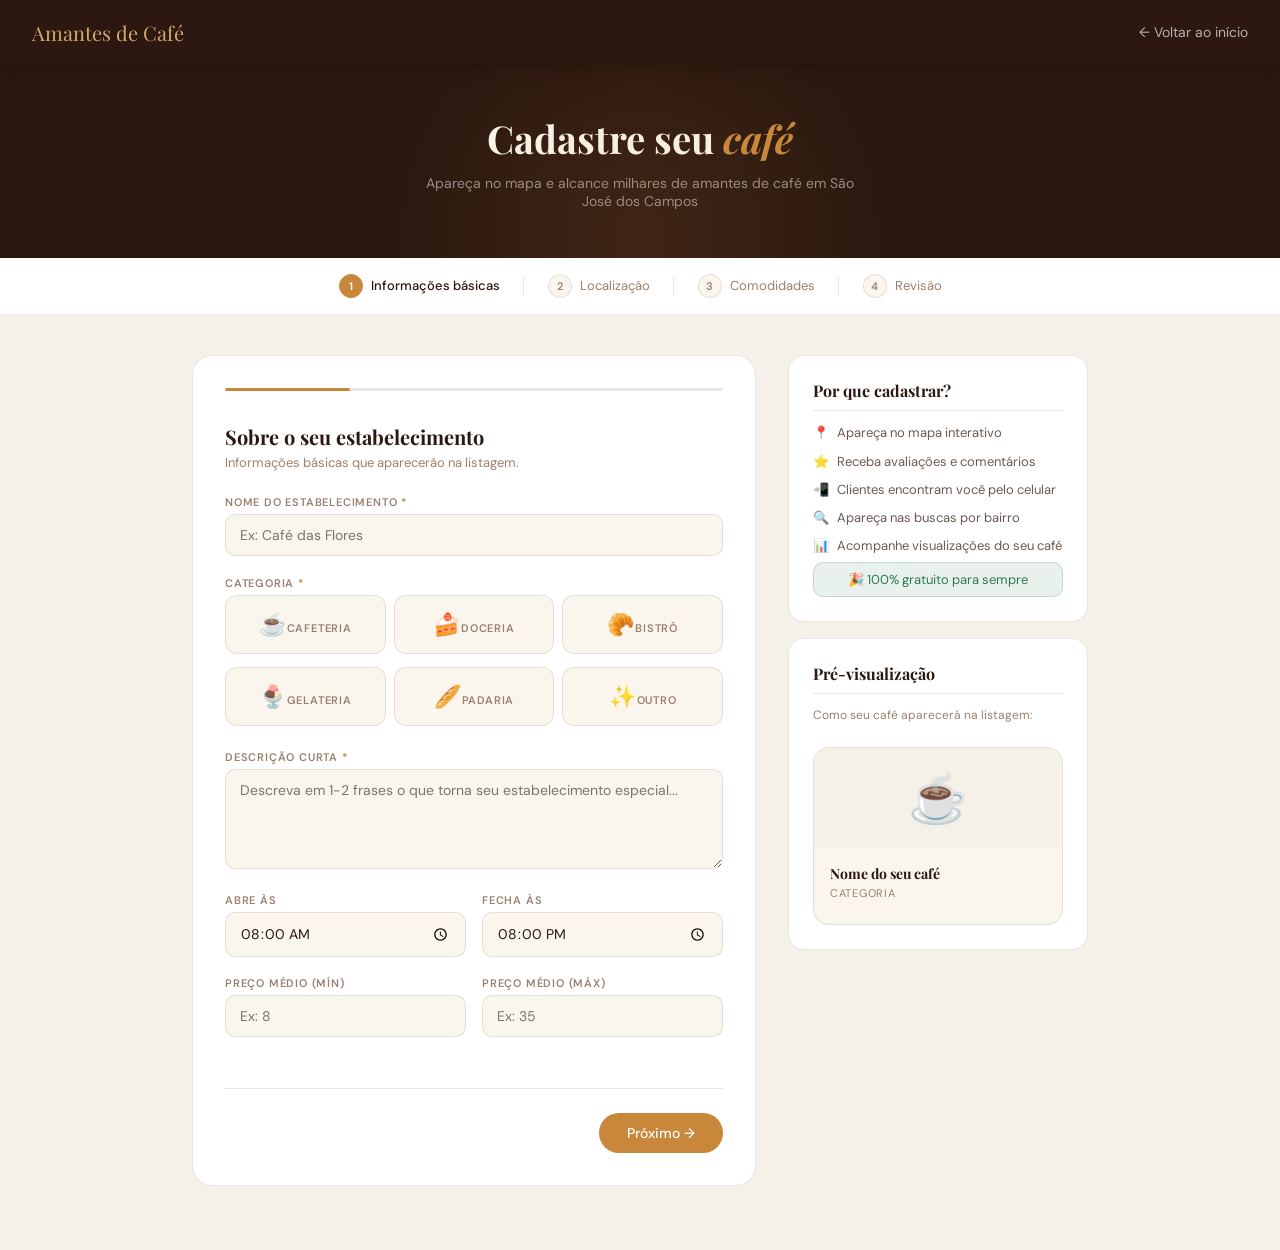
<file: cadastro.html>
<!DOCTYPE html>
<html lang="pt-BR">

<head>
  <meta charset="UTF-8" />
  <meta name="viewport" content="width=device-width, initial-scale=1.0" />
  <title>Amantes de Café — Cadastrar Café</title>
  <link rel="stylesheet" href="css/cadastro.css" />
  <link
    href="https://fonts.googleapis.com/css2?family=Playfair+Display:ital,wght@0,400;0,700;1,400&family=DM+Sans:wght@300;400;500&display=swap"
    rel="stylesheet" />
</head>

<body>

  <header>
    <a href="index.php" class="logo">Amantes de Café</a>
    <a href="index.php" class="btn-back">← Voltar ao início</a>
  </header>

  <div class="page-hero">
    <h1>Cadastre seu <em>café</em></h1>
    <p>Apareça no mapa e alcance milhares de amantes de café em São José dos Campos</p>
  </div>

  <!-- STEPS -->
  <div class="steps-bar">
    <div class="step active" id="step1-tab">
      <div class="step-num">1</div> Informações básicas
    </div>
    <div class="step" id="step2-tab">
      <div class="step-num">2</div> Localização
    </div>
    <div class="step" id="step3-tab">
      <div class="step-num">3</div> Comodidades
    </div>
    <div class="step" id="step4-tab">
      <div class="step-num">4</div> Revisão
    </div>
  </div>

  <div class="page-layout">
    <div>
      <!-- CARD DO FORMULÁRIO -->
      <div class="form-card">

        <div class="progress-bar">
          <div class="progress-fill" id="progressFill" style="width:25%"></div>
        </div>

        <!-- ══ STEP 1: Básico ══ -->
        <div class="form-section active" id="sec1">
          <div class="section-head">
            <h2>Sobre o seu estabelecimento</h2>
            <p>Informações básicas que aparecerão na listagem.</p>
          </div>

          <div class="form-group">
            <label>Nome do estabelecimento <span>*</span></label>
            <input type="text" id="fNome" placeholder="Ex: Café das Flores" maxlength="60"
              oninput="atualizarPreview()" />
          </div>

          <div class="form-group">
            <label>Categoria <span>*</span></label>
            <div class="cat-grid">
              <div><input class="cat-opt" type="radio" name="categoria" id="c1" value="cafe"
                  onchange="atualizarPreview()" /><label class="cat-label" for="c1"><span>☕</span>Cafeteria</label>
              </div>
              <div><input class="cat-opt" type="radio" name="categoria" id="c2" value="doceria"
                  onchange="atualizarPreview()" /><label class="cat-label" for="c2"><span>🍰</span>Doceria</label></div>
              <div><input class="cat-opt" type="radio" name="categoria" id="c3" value="bistro"
                  onchange="atualizarPreview()" /><label class="cat-label" for="c3"><span>🥐</span>Bistrô</label></div>
              <div><input class="cat-opt" type="radio" name="categoria" id="c4" value="gelato"
                  onchange="atualizarPreview()" /><label class="cat-label" for="c4"><span>🍨</span>Gelateria</label>
              </div>
              <div><input class="cat-opt" type="radio" name="categoria" id="c5" value="padaria"
                  onchange="atualizarPreview()" /><label class="cat-label" for="c5"><span>🥖</span>Padaria</label></div>
              <div><input class="cat-opt" type="radio" name="categoria" id="c6" value="outro"
                  onchange="atualizarPreview()" /><label class="cat-label" for="c6"><span>✨</span>Outro</label></div>
            </div>
          </div>

          <div class="form-group">
            <label>Descrição curta <span>*</span></label>
            <textarea id="fDesc" placeholder="Descreva em 1-2 frases o que torna seu estabelecimento especial..."
              maxlength="200" oninput="atualizarPreview()"></textarea>
          </div>

          <div class="form-row">
            <div class="form-group">
              <label>Abre às</label>
              <input type="time" id="fAbre" value="08:00" />
            </div>
            <div class="form-group">
              <label>Fecha às</label>
              <input type="time" id="fFecha" value="20:00" />
            </div>
          </div>

          <div class="form-row">
            <div class="form-group">
              <label>Preço médio (mín)</label>
              <input type="number" id="fPrecoMin" placeholder="Ex: 8" min="0" />
            </div>
            <div class="form-group">
              <label>Preço médio (máx)</label>
              <input type="number" id="fPrecoMax" placeholder="Ex: 35" min="0" />
            </div>
          </div>

          <div class="form-nav">
            <div></div>
            <button class="btn-next" onclick="irStep(2)">Próximo →</button>
          </div>
        </div>

        <!-- ══ STEP 2: Localização ══ -->
        <div class="form-section" id="sec2">
          <div class="section-head">
            <h2>Onde vocês estão?</h2>
            <p>Endereço e contato do estabelecimento.</p>
          </div>

          <div class="form-group">
            <label>Endereço completo <span>*</span></label>
            <input type="text" id="fEndereco" placeholder="Rua, número — bairro" />
          </div>

          <div class="form-row">
            <div class="form-group">
              <label>Bairro <span>*</span></label>
              <input type="text" id="fBairro" placeholder="Ex: Centro" />
            </div>
            <div class="form-group">
              <label>CEP</label>
              <input type="text" id="fCEP" placeholder="00000-000" maxlength="9" oninput="mascararCEP(this)" />
            </div>
          </div>

          <div class="form-group">
            <label>WhatsApp / Telefone</label>
            <input type="tel" id="fTelefone" placeholder="(12) 99999-9999" maxlength="15" oninput="mascararTel(this)" />
          </div>

          <div class="form-group">
            <label>Instagram</label>
            <input type="text" id="fInstagram" placeholder="@seucafe" />
          </div>

          <div class="form-group">
            <label>Site / Link do cardápio</label>
            <input type="url" id="fSite" placeholder="https://..." />
          </div>

          <div class="form-nav">
            <button class="btn-prev" onclick="irStep(1)">← Anterior</button>
            <button class="btn-next" onclick="irStep(3)">Próximo →</button>
          </div>
        </div>

        <!-- ══ STEP 3: Comodidades ══ -->
        <div class="form-section" id="sec3">
          <div class="section-head">
            <h2>Comodidades &amp; destaques</h2>
            <p>Selecione tudo que se aplica ao seu estabelecimento.</p>
          </div>

          <div class="form-group">
            <label>O que você oferece?</label>
            <div class="tags-grid" id="tagsGrid">
              <!-- gerado via JS -->
            </div>
          </div>

          <div class="form-group" style="margin-top:1.5rem">
            <label>Dias de funcionamento</label>
            <div class="tags-grid" id="diasGrid">
              <!-- gerado via JS -->
            </div>
          </div>

          <div class="form-nav">
            <button class="btn-prev" onclick="irStep(2)">← Anterior</button>
            <button class="btn-next" onclick="irStep(4)">Próximo →</button>
          </div>
        </div>

        <!-- ══ STEP 4: Revisão ══ -->
        <div class="form-section" id="sec4">
          <div class="section-head">
            <h2>Confirme as informações</h2>
            <p>Revise os dados antes de enviar o cadastro.</p>
          </div>

          <div id="resumo"
            style="background:var(--foam);border:1px solid var(--border);border-radius:14px;padding:1.5rem;font-size:14px;line-height:1.8;">
          </div>

          <div
            style="margin-top:1.2rem;padding:1rem;background:rgba(45,122,79,.06);border:1px solid rgba(45,122,79,.15);border-radius:10px;font-size:13px;color:#2D7A4F">
            ✅ Ao enviar, você confirma que as informações são verdadeiras e autoriza a exibição no Amantes de Café.
          </div>

          <div class="form-nav">
            <button class="btn-prev" onclick="irStep(3)">← Anterior</button>
            <button class="btn-next" onclick="enviarCadastro()" style="background:#2D7A4F">Enviar cadastro ✓</button>
          </div>
        </div>

        <!-- ══ SUCESSO ══ -->
        <div class="success-screen" id="successScreen">
          <div class="success-icon">☕</div>
          <h2>Cadastro enviado!</h2>
          <p>
            Obrigado por fazer parte do Amantes de Café!<br>
            Seu estabelecimento será analisado e aparecerá no mapa em breve.<br><br>
            <strong>Em um projeto real:</strong> os dados seriam salvos em um banco de dados e enviados por e-mail para
            aprovação.
          </p>
          <a href="index.php" class="btn-home">Voltar ao início</a>
        </div>

      </div><!-- /form-card -->
    </div>

    <!-- SIDEBAR -->
    <div class="sidebar-info">
      <div class="info-box">
        <h3>Por que cadastrar?</h3>
        <ul class="info-list">
          <li><span>📍</span><span>Apareça no mapa interativo</span></li>
          <li><span>⭐</span><span>Receba avaliações e comentários</span></li>
          <li><span>📲</span><span>Clientes encontram você pelo celular</span></li>
          <li><span>🔍</span><span>Apareça nas buscas por bairro</span></li>
          <li><span>📊</span><span>Acompanhe visualizações do seu café</span></li>
        </ul>
        <div class="free-badge">🎉 100% gratuito para sempre</div>
      </div>

      <div class="info-box">
        <h3>Pré-visualização</h3>
        <p style="font-size:12px;color:var(--muted);margin-bottom:.8rem">Como seu café aparecerá na listagem:</p>
        <div class="preview-card">
          <div class="preview-img" id="prevImg">☕</div>
          <div class="preview-body">
            <div class="preview-nome" id="prevNome">Nome do seu café</div>
            <div class="preview-tipo" id="prevTipo">Categoria</div>
            <div class="preview-tags" id="prevTags"></div>
          </div>
        </div>
      </div>
    </div>
  </div>
  <script src="./js/cadastro.js"></script>
</body>

</html>
</file>
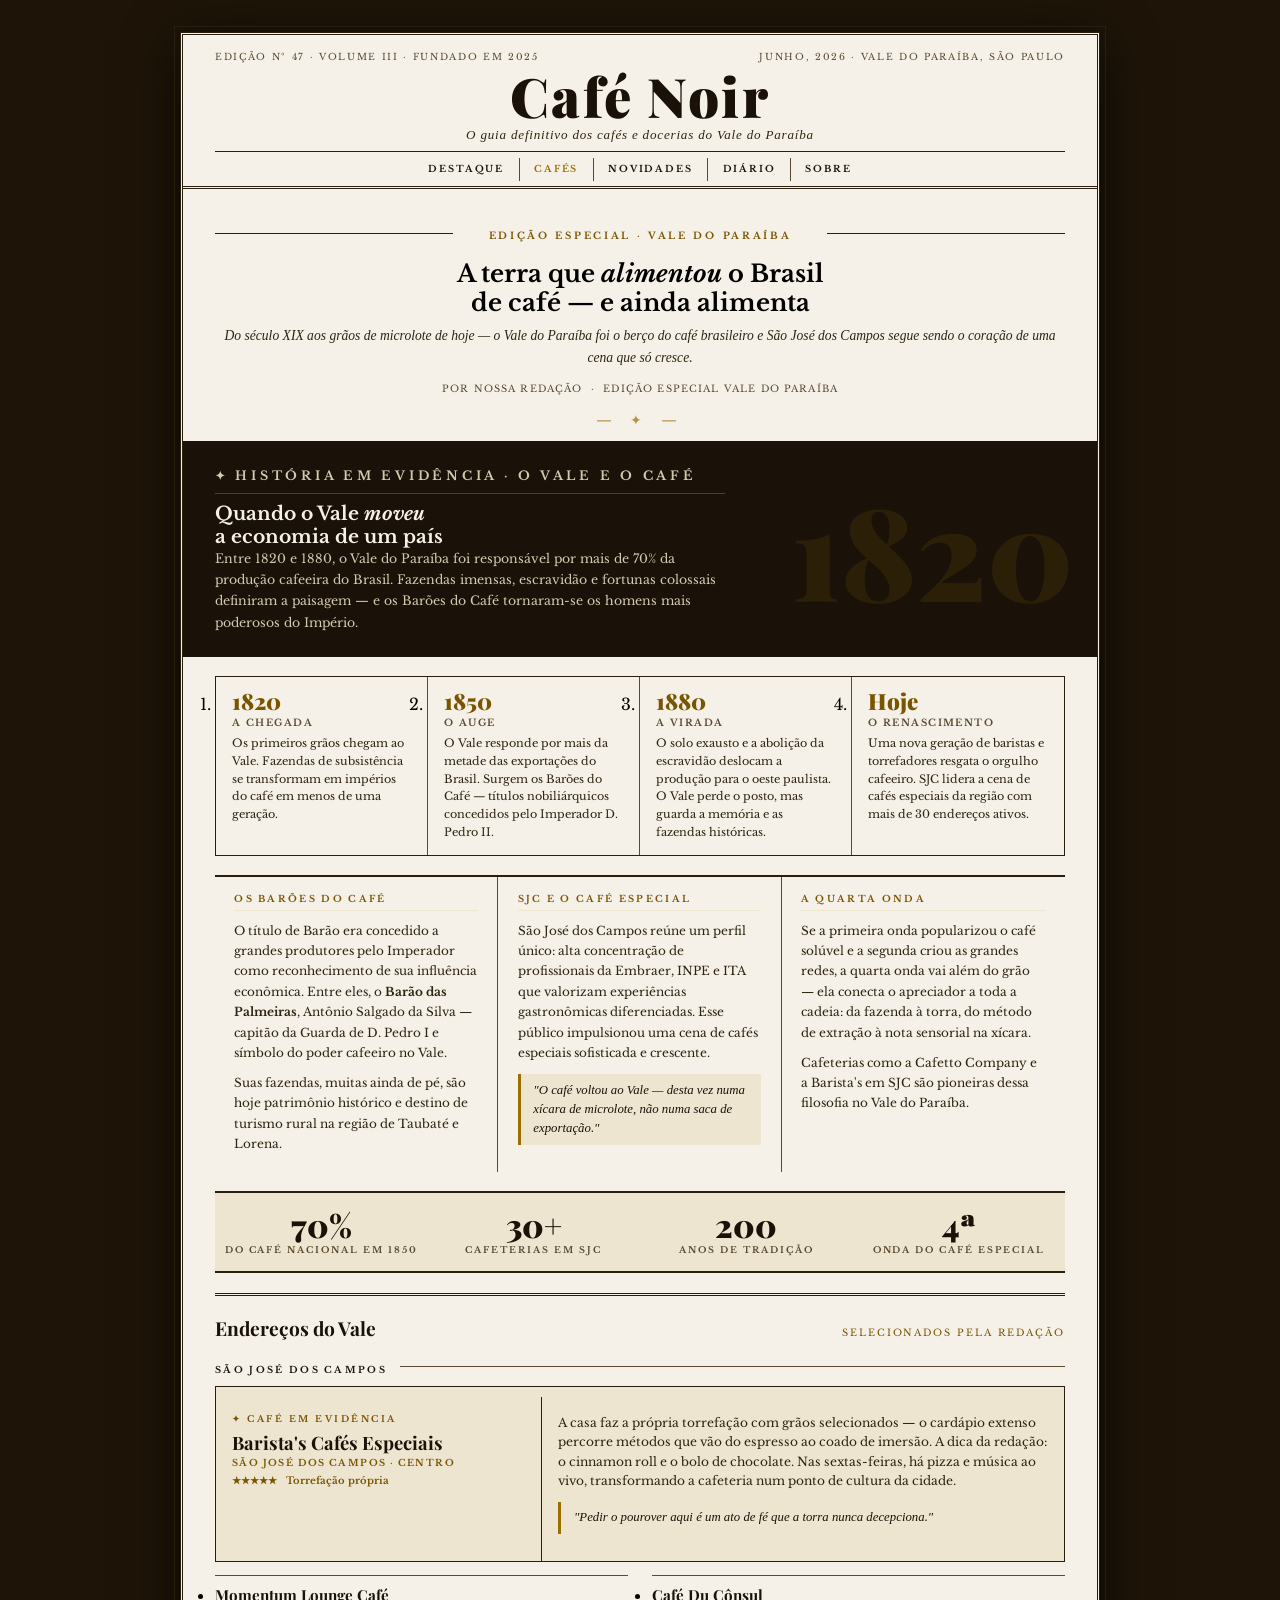
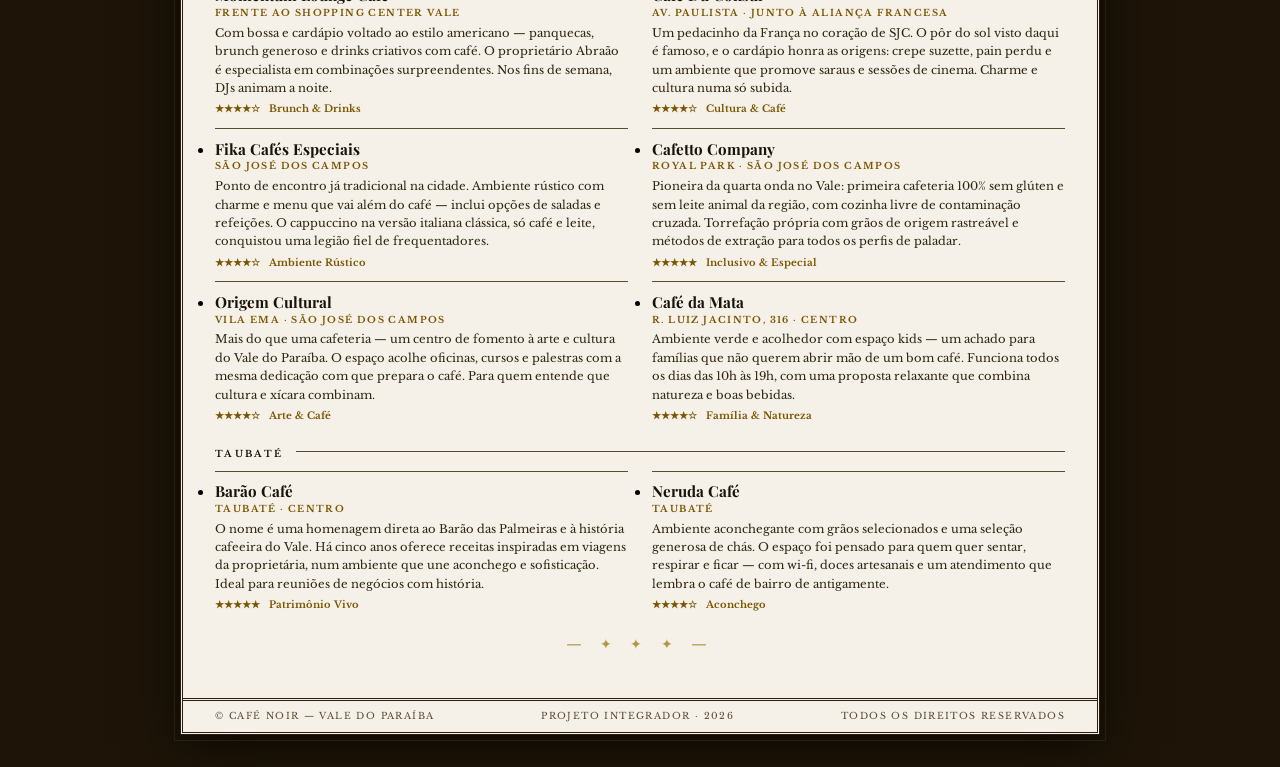
<file: cafe.html>
<!DOCTYPE html>
<html lang="pt-BR" dir="ltr">

<head>
    <meta charset="UTF-8">
    <meta name="viewport" content="width=device-width, initial-scale=1.0">
    <meta name="description" content="Café Noir — O guia definitivo dos cafés e docerias do Vale do Paraíba">
    <title>Café Noir — Vale do Paraíba</title>
    <link
        href="https://fonts.googleapis.com/css2?family=Playfair+Display:ital,wght@0,400;0,700;0,900;1,400;1,700&family=IM+Fell+English:ital@0;1&family=Libre+Baskerville:ital,wght@0,400;0,700;1,400&display=swap"
        rel="stylesheet">
    <style>
        /* ─── RESET ─────────────────────────────────────────────── */
        *,
        *::before,
        *::after {
            box-sizing: border-box;
            margin: 0;
            padding: 0;
        }

        /* ─── TOKENS ─────────────────────────────────────────────── */
        :root {
            --paper: #f5f0e8;
            --paper-dark: #ede5d0;
            --paper-mid: #e8dfc8;
            --ink: #1a1208;
            --ink-mid: #2e2410;
            /* slightly darker for contrast */
            --ink-light: #5a4a30;
            /* slightly darker for contrast */
            --gold: #9a6f00;
            /* darkened from #b8860b for WCAG AA on light bg */
            --gold-dark: #7a5500;
            /* for text on --paper-dark */
            --rule: #2a1f0e;
            --serif: 'Playfair Display', Georgia, serif;
            --body: 'Libre Baskerville', Georgia, serif;
            --fell: 'IM Fell English', Georgia, serif;
            --focus-ring: #0057b7;
            /* high-contrast focus color */
        }

        /* ─── SKIP LINK ───────────────────────────────────────────── */
        .skip-link {
            position: absolute;
            top: -100%;
            left: 0;
            background: var(--focus-ring);
            color: #fff;
            padding: 0.75rem 1.25rem;
            font-family: var(--body);
            font-size: 0.85rem;
            font-weight: 700;
            text-decoration: none;
            z-index: 9999;
            border-radius: 0 0 4px 0;
        }

        .skip-link:focus {
            top: 0;
        }

        /* ─── FOCUS STYLES ────────────────────────────────────────── */
        :focus-visible {
            outline: 3px solid var(--focus-ring);
            outline-offset: 3px;
            border-radius: 2px;
        }

        /* Remove outline for mouse users but keep for keyboard */
        :focus:not(:focus-visible) {
            outline: none;
        }

        /* ─── BASE ───────────────────────────────────────────────── */
        body {
            background: #1e1508;
            display: flex;
            justify-content: center;
            padding: 2rem 1rem;
            font-family: var(--body);
        }

        .newspaper {
            background: var(--paper);
            width: 100%;
            max-width: 920px;
            border: 3px double var(--rule);
            outline: 1px solid var(--rule);
            outline-offset: 5px;
            box-shadow: 0 10px 50px rgba(0, 0, 0, 0.7);
        }

        /* ─── MASTHEAD ───────────────────────────────────────────── */
        .masthead {
            padding: 1rem 2rem 0;
            border-bottom: 3px double var(--rule);
        }

        .masthead-top {
            display: flex;
            flex-wrap: wrap;
            gap: 0.25rem 1rem;
            justify-content: space-between;
            font-size: 0.58rem;
            letter-spacing: 0.18em;
            text-transform: uppercase;
            color: var(--ink-light);
            margin-bottom: 0.4rem;
        }

        .masthead-title {
            text-align: center;
            font-family: var(--serif);
            font-size: clamp(2rem, 7vw, 3.4rem);
            font-weight: 900;
            color: var(--ink);
            line-height: 1;
            letter-spacing: 0.04em;
        }

        .masthead-sub {
            text-align: center;
            font-family: var(--fell);
            font-style: italic;
            font-size: clamp(0.72rem, 2vw, 0.82rem);
            color: var(--ink-mid);
            letter-spacing: 0.06em;
            margin: 0.2rem 0 0.5rem;
        }

        /* ─── NAV ────────────────────────────────────────────────── */
        .nav-bar {
            display: flex;
            justify-content: center;
            flex-wrap: wrap;
            border-top: 1.5px solid var(--rule);
            padding: 0.35rem 0;
            overflow-x: auto;
            -webkit-overflow-scrolling: touch;
            scrollbar-width: none;
        }

        .nav-bar::-webkit-scrollbar {
            display: none;
        }

        .nav-bar a {
            font-size: 0.58rem;
            letter-spacing: 0.2em;
            text-transform: uppercase;
            color: var(--ink);
            text-decoration: none;
            padding: 0.35rem 0.9rem;
            border-right: 1px solid var(--ink-light);
            font-weight: 700;
            white-space: nowrap;
        }

        .nav-bar a:last-child {
            border-right: none;
        }

        .nav-bar a[aria-current="page"] {
            color: var(--gold);
        }

        /* ─── PAGE ───────────────────────────────────────────────── */
        .page {
            padding: 1.5rem 2rem 2rem;
        }

        /* ─── ORNAMENTS & RULES ──────────────────────────────────── */
        .orn {
            text-align: center;
            color: var(--gold);
            font-size: 0.9rem;
            letter-spacing: 0.5em;
            opacity: 0.7;
            margin: 0.8rem 0;
        }

        .rule-full {
            border: none;
            border-top: 1px solid var(--ink-light);
            margin: 1rem 0;
        }

        .rule-double {
            border: none;
            border-top: 3px double var(--rule);
            margin: 1.2rem 0;
        }

        .section-tag {
            text-align: center;
            position: relative;
            margin: 0.5rem 0 1rem;
        }

        .section-tag::before,
        .section-tag::after {
            content: '';
            position: absolute;
            top: 50%;
            width: 28%;
            height: 1px;
            background: var(--rule);
        }

        .section-tag::before {
            left: 0;
        }

        .section-tag::after {
            right: 0;
        }

        .section-tag span {
            background: var(--paper);
            padding: 0 1rem;
            font-size: 0.6rem;
            letter-spacing: 0.28em;
            text-transform: uppercase;
            color: var(--gold-dark);
            font-weight: 700;
            position: relative;
            z-index: 1;
        }

        /* ─── HEADLINE ───────────────────────────────────────────── */
        .headline-block {
            text-align: center;
            margin-bottom: 0.5rem;
        }

        .headline-block h1 {
            font-family: var(--serif);
            font-size: clamp(1.6rem, 5vw, 2.6rem);
            font-weight: 900;
            color: var(--ink);
            line-height: 1.1;
        }

        .headline-block h1 em {
            color: var(--gold-dark);
            font-style: italic;
        }

        .deck {
            font-family: var(--fell);
            font-style: italic;
            font-size: clamp(0.78rem, 2vw, 0.85rem);
            color: var(--ink-mid);
            text-align: center;
            line-height: 1.65;
            margin: 0.4rem 0 0.8rem;
        }

        .byline {
            font-size: 0.6rem;
            letter-spacing: 0.12em;
            text-transform: uppercase;
            color: var(--ink-light);
            text-align: center;
            margin-bottom: 1rem;
        }

        /* ─── HISTÓRIA BANNER ────────────────────────────────────── */
        .historia-banner {
            background: var(--ink);
            color: var(--paper);
            padding: 1.5rem 2rem;
            margin: 0 -2rem;
            position: relative;
            overflow: hidden;
        }

        .historia-banner::before {
            content: '1820';
            position: absolute;
            right: 1.5rem;
            top: 50%;
            transform: translateY(-50%);
            font-family: var(--serif);
            font-size: clamp(4rem, 12vw, 8rem);
            font-weight: 900;
            color: rgba(184, 134, 11, 0.12);
            line-height: 1;
            pointer-events: none;
            aria-hidden: true;
        }

        .historia-banner-label {
            font-size: 0.6rem;
            letter-spacing: 0.3em;
            text-transform: uppercase;
            color: #d4a017;
            /* gold on dark — AA contrast */
            font-weight: 700;
            margin-bottom: 0.5rem;
            border-bottom: 1px solid rgba(184, 134, 11, 0.4);
            padding-bottom: 0.4rem;
        }

        .historia-banner h2 {
            font-family: var(--serif);
            font-size: clamp(1.2rem, 4vw, 1.8rem);
            font-weight: 900;
            color: var(--paper);
            line-height: 1.1;
            margin-bottom: 0.5rem;
        }

        .historia-banner h2 em {
            color: #d4a017;
            font-style: italic;
        }

        .historia-banner p {
            font-size: clamp(0.72rem, 2vw, 0.78rem);
            line-height: 1.7;
            color: #d4c9b0;
            max-width: 60%;
        }

        /* ─── TIMELINE ───────────────────────────────────────────── */
        .timeline {
            display: grid;
            grid-template-columns: repeat(4, 1fr);
            gap: 0;
            border: 1px solid var(--rule);
            margin: 1.2rem 0;
        }

        .tl-item {
            padding: 0.8rem 1rem;
            border-right: 1px solid var(--ink-light);
            position: relative;
        }

        .tl-item:last-child {
            border-right: none;
        }

        .tl-year {
            font-family: var(--serif);
            font-size: clamp(1.1rem, 3vw, 1.4rem);
            font-weight: 900;
            color: var(--gold-dark);
            line-height: 1;
            margin-bottom: 0.3rem;
        }

        .tl-label {
            font-size: 0.6rem;
            letter-spacing: 0.15em;
            text-transform: uppercase;
            color: var(--ink-light);
            font-weight: 700;
            margin-bottom: 0.35rem;
        }

        .tl-desc {
            font-size: 0.7rem;
            line-height: 1.6;
            color: var(--ink-mid);
        }

        /* ─── 3 COLUNAS ──────────────────────────────────────────── */
        .cols-3 {
            display: grid;
            grid-template-columns: repeat(3, 1fr);
            gap: 0;
            border-top: 2px solid var(--rule);
        }

        .col {
            padding: 1rem 1.2rem;
            border-right: 1px solid var(--ink-light);
        }

        .col:last-child {
            border-right: none;
        }

        .col-label {
            font-size: 0.58rem;
            letter-spacing: 0.25em;
            text-transform: uppercase;
            color: var(--gold-dark);
            font-weight: 700;
            margin-bottom: 0.6rem;
            padding-bottom: 0.3rem;
            border-bottom: 1px solid var(--paper-dark);
        }

        .col p {
            font-size: 0.75rem;
            line-height: 1.7;
            color: var(--ink-mid);
            margin-bottom: 0.6rem;
        }

        .col p:last-child {
            margin-bottom: 0;
        }

        .pull-quote {
            border-left: 3px solid var(--gold);
            margin: 0.7rem 0;
            padding: 0.4rem 0.8rem;
            background: var(--paper-dark);
        }

        .pull-quote p {
            font-family: var(--fell);
            font-style: italic;
            font-size: 0.8rem;
            color: var(--ink);
            line-height: 1.5;
            margin: 0;
        }

        /* ─── STATS ──────────────────────────────────────────────── */
        .stats-bar {
            display: flex;
            flex-wrap: wrap;
            justify-content: space-around;
            gap: 1rem;
            border-top: 2px solid var(--rule);
            border-bottom: 2px solid var(--rule);
            padding: 1rem 0.5rem;
            margin: 1.2rem 0;
            background: var(--paper-dark);
        }

        .stat {
            text-align: center;
            flex: 1 1 120px;
        }

        .stat .num {
            font-family: var(--serif);
            font-size: clamp(1.4rem, 4vw, 2rem);
            font-weight: 900;
            color: var(--ink);
            line-height: 1;
        }

        .stat .label {
            font-size: 0.56rem;
            letter-spacing: 0.22em;
            text-transform: uppercase;
            color: var(--ink-light);
            font-weight: 700;
            margin-top: 0.2rem;
        }

        /* ─── CAFÉS HEADER ────────────────────────────────────────── */
        .cafes-header {
            display: flex;
            flex-wrap: wrap;
            gap: 0.25rem 1rem;
            justify-content: space-between;
            align-items: baseline;
            margin-bottom: 0.8rem;
        }

        .cafes-header-title {
            font-family: var(--serif);
            font-size: clamp(1rem, 3vw, 1.2rem);
            font-weight: 700;
            color: var(--ink);
        }

        .cafes-header-sub {
            font-size: 0.6rem;
            letter-spacing: 0.2em;
            text-transform: uppercase;
            color: var(--gold-dark);
        }

        /* ─── CIDADE DIVIDER ──────────────────────────────────────── */
        .cidade-div {
            display: flex;
            align-items: center;
            gap: 0.8rem;
            margin: 1rem 0 0.6rem;
        }

        .cidade-div span {
            font-size: 0.58rem;
            letter-spacing: 0.25em;
            text-transform: uppercase;
            color: var(--ink);
            font-weight: 700;
            white-space: nowrap;
        }

        .cidade-div::after {
            content: '';
            flex: 1;
            height: 1px;
            background: var(--ink-light);
        }

        /* ─── CAFÉ GRID ───────────────────────────────────────────── */
        .cafe-grid {
            display: grid;
            grid-template-columns: repeat(2, 1fr);
            gap: 0.8rem 1.5rem;
        }

        .cafe-item {
            border-top: 1px solid var(--ink-light);
            padding-top: 0.6rem;
        }

        .cafe-nome {
            font-family: var(--serif);
            font-size: clamp(0.85rem, 2.5vw, 0.95rem);
            font-weight: 700;
            color: var(--ink);
        }

        .cafe-bairro {
            font-size: 0.58rem;
            letter-spacing: 0.15em;
            text-transform: uppercase;
            color: var(--gold-dark);
            font-weight: 700;
            margin: 0.1rem 0 0.3rem;
        }

        .cafe-desc {
            font-size: 0.72rem;
            line-height: 1.6;
            color: var(--ink-mid);
            margin-bottom: 0.3rem;
        }

        .cafe-nota {
            font-size: 0.62rem;
            color: var(--gold-dark);
            font-weight: 700;
        }

        /* ─── CAFÉ DESTAQUE ───────────────────────────────────────── */
        .cafe-destaque {
            grid-column: 1 / -1;
            display: grid;
            grid-template-columns: 1fr 1.6fr;
            gap: 0;
            border: 1px solid var(--rule);
            background: var(--paper-dark);
        }

        .cafe-destaque-left {
            padding: 1rem;
            border-right: 1px solid var(--rule);
        }

        .cafe-destaque-right {
            padding: 1rem;
        }

        .cafe-destaque .cafe-destaque-tag {
            font-size: 0.56rem;
            letter-spacing: 0.28em;
            text-transform: uppercase;
            color: var(--gold-dark);
            font-weight: 700;
            margin-bottom: 0.4rem;
        }

        .cafe-destaque .cafe-nome {
            font-size: clamp(0.95rem, 2.5vw, 1.15rem);
            margin-bottom: 0.1rem;
        }

        .cafe-destaque .cafe-desc {
            font-size: 0.76rem;
        }

        /* ─── FOOTER ──────────────────────────────────────────────── */
        .np-footer {
            border-top: 3px double var(--rule);
            padding: 0.6rem 2rem;
            display: flex;
            flex-wrap: wrap;
            gap: 0.25rem 1rem;
            justify-content: space-between;
        }

        .np-footer span {
            font-size: 0.58rem;
            letter-spacing: 0.15em;
            text-transform: uppercase;
            color: var(--ink-light);
        }

        /* ─── REDUCED MOTION ──────────────────────────────────────── */
        @media (prefers-reduced-motion: reduce) {

            *,
            *::before,
            *::after {
                animation-duration: 0.01ms !important;
                transition-duration: 0.01ms !important;
            }
        }

        /* ─── RESPONSIVE: TABLET (≤ 700px) ───────────────────────── */
        @media (max-width: 700px) {
            body {
                padding: 1rem 0.5rem;
            }

            .masthead {
                padding: 0.8rem 1.2rem 0;
            }

            .page {
                padding: 1.2rem 1.2rem 1.5rem;
            }

            .historia-banner {
                margin: 0 -1.2rem;
                padding: 1.2rem 1.2rem;
            }

            .historia-banner p {
                max-width: 100%;
            }

            /* Timeline: 2 colunas */
            .timeline {
                grid-template-columns: repeat(2, 1fr);
            }

            .tl-item:nth-child(2) {
                border-right: none;
            }

            .tl-item:nth-child(3) {
                border-top: 1px solid var(--ink-light);
            }

            .tl-item:nth-child(4) {
                border-top: 1px solid var(--ink-light);
            }

            /* Colunas 3: stack */
            .cols-3 {
                grid-template-columns: 1fr;
            }

            .col {
                border-right: none;
                border-bottom: 1px solid var(--ink-light);
            }

            .col:last-child {
                border-bottom: none;
            }

            /* Café destaque: stack */
            .cafe-destaque {
                grid-template-columns: 1fr;
            }

            .cafe-destaque-left {
                border-right: none;
                border-bottom: 1px solid var(--rule);
            }

            /* Café grid: 1 coluna */
            .cafe-grid {
                grid-template-columns: 1fr;
            }

            .np-footer {
                padding: 0.6rem 1.2rem;
                flex-direction: column;
                gap: 0.2rem;
            }
        }

        /* ─── RESPONSIVE: MOBILE (≤ 480px) ───────────────────────── */
        @media (max-width: 480px) {
            .masthead {
                padding: 0.6rem 1rem 0;
            }

            .page {
                padding: 1rem 1rem 1.2rem;
            }

            .masthead-top {
                flex-direction: column;
                gap: 0.15rem;
                font-size: 0.52rem;
            }

            .nav-bar {
                justify-content: flex-start;
                padding-left: 0.5rem;
                padding-right: 0.5rem;
            }

            .nav-bar a {
                padding: 0.4rem 0.7rem;
                font-size: 0.54rem;
            }

            .historia-banner {
                margin: 0 -1rem;
                padding: 1rem;
            }

            .historia-banner::before {
                display: none;
            }

            /* Timeline: 1 coluna no mobile muito pequeno */
            .timeline {
                grid-template-columns: 1fr;
            }

            .tl-item {
                border-right: none;
                border-bottom: 1px solid var(--ink-light);
            }

            .tl-item:last-child {
                border-bottom: none;
            }

            .tl-item:nth-child(3),
            .tl-item:nth-child(4) {
                border-top: none;
            }

            /* Stats: 2 colunas */
            .stats-bar {
                display: grid;
                grid-template-columns: repeat(2, 1fr);
                gap: 0.8rem;
            }

            .section-tag::before,
            .section-tag::after {
                width: 18%;
            }

            .np-footer {
                padding: 0.6rem 1rem;
            }
        }

        /* ─── HIGH CONTRAST MODE ──────────────────────────────────── */
        @media (forced-colors: active) {
            .newspaper {
                border: 2px solid ButtonText;
            }

            .pull-quote {
                border-left-color: ButtonText;
            }

            .historia-banner {
                forced-color-adjust: none;
                background: Canvas;
                color: CanvasText;
            }
        }
    </style>
</head>

<body>
    <!-- Navegação para usuários de leitores de tela e teclado -->
    <a class="skip-link" href="#conteudo-principal">Pular para o conteúdo principal</a>

    <article class="newspaper" role="main" aria-label="Café Noir — Edição Vale do Paraíba">

        <!-- MASTHEAD -->
        <header role="banner">
            <div class="masthead">
                <div class="masthead-top" aria-label="Informações da edição">
                    <span>Edição Nº 47 · Volume III · Fundado em 2025</span>
                    <span><time datetime="2026-06">Junho, 2026</time> · Vale do Paraíba, São Paulo</span>
                </div>
                <div class="masthead-title" role="heading" aria-level="1">Café Noir</div>
                <p class="masthead-sub">O guia definitivo dos cafés e docerias do Vale do Paraíba</p>

                <nav class="nav-bar" aria-label="Navegação principal">
                    <a href="#">Destaque</a>
                    <a href="#" aria-current="page">Cafés</a>
                    <a href="#">Novidades</a>
                    <a href="#">Diário</a>
                    <a href="#">Sobre</a>
                </nav>
            </div>
        </header>

        <div class="page" id="conteudo-principal">

            <!-- SECTION TAG -->
            <div class="section-tag" role="doc-subtitle" style="margin-top:0.6rem">
                <span> Edição Especial · Vale do Paraíba</span>
            </div>

            <!-- HEADLINE -->
            <div class="headline-block">
                <h2>A terra que <em>alimentou</em> o Brasil<br>de café — e ainda alimenta</h2>
            </div>
            <p class="deck">Do século XIX aos grãos de microlote de hoje — o Vale do Paraíba foi o berço do café
                brasileiro e São José dos Campos segue sendo o coração de uma cena que só cresce.</p>
            <p class="byline">
                <span aria-label="Autoria">Por nossa redação</span>
                <span aria-hidden="true"> &nbsp;·&nbsp; </span>
                <span>Edição especial Vale do Paraíba</span>
            </p>

            <div class="orn" aria-hidden="true">— ✦ —</div>

            <!-- HISTÓRIA -->
            <section class="historia-banner" aria-labelledby="historia-titulo">
                <p class="historia-banner-label" aria-hidden="true">✦ História em Evidência · O Vale e o Café</p>
                <h3 id="historia-titulo">Quando o Vale <em>moveu</em><br>a economia de um país</h3>
                <p>Entre 1820 e 1880, o Vale do Paraíba foi responsável por mais de 70% da produção cafeeira do Brasil.
                    Fazendas imensas, escravidão e fortunas colossais definiram a paisagem — e os Barões do Café
                    tornaram-se os homens mais poderosos do Império.</p>
            </section>

            <!-- TIMELINE -->
            <section aria-label="Linha do tempo do café no Vale do Paraíba">
                <ol class="timeline" role="list">
                    <li class="tl-item">
                        <div class="tl-year"><time datetime="1820">1820</time></div>
                        <div class="tl-label">A chegada</div>
                        <p class="tl-desc">Os primeiros grãos chegam ao Vale. Fazendas de subsistência se transformam em
                            impérios do café em menos de uma geração.</p>
                    </li>
                    <li class="tl-item">
                        <div class="tl-year"><time datetime="1850">1850</time></div>
                        <div class="tl-label">O auge</div>
                        <p class="tl-desc">O Vale responde por mais da metade das exportações do Brasil. Surgem os
                            Barões
                            do Café — títulos nobiliárquicos concedidos pelo Imperador D. Pedro II.</p>
                    </li>
                    <li class="tl-item">
                        <div class="tl-year"><time datetime="1880">1880</time></div>
                        <div class="tl-label">A virada</div>
                        <p class="tl-desc">O solo exausto e a abolição da escravidão deslocam a produção para o oeste
                            paulista. O Vale perde o posto, mas guarda a memória e as fazendas históricas.</p>
                    </li>
                    <li class="tl-item">
                        <div class="tl-year">Hoje</div>
                        <div class="tl-label">O renascimento</div>
                        <p class="tl-desc">Uma nova geração de baristas e torrefadores resgata o orgulho cafeeiro. SJC
                            lidera a cena de cafés especiais da região com mais de 30 endereços ativos.</p>
                    </li>
                </ol>
            </section>

            <!-- 3 COLUNAS CONTEXTO -->
            <div class="cols-3">
                <div class="col">
                    <h4 class="col-label">Os Barões do Café</h4>
                    <p>O título de Barão era concedido a grandes produtores pelo Imperador como reconhecimento de sua
                        influência econômica. Entre eles, o <strong>Barão das Palmeiras</strong>, Antônio Salgado da
                        Silva — capitão da Guarda de D. Pedro I e símbolo do poder cafeeiro no Vale.</p>
                    <p>Suas fazendas, muitas ainda de pé, são hoje patrimônio histórico e destino de turismo rural na
                        região de Taubaté e Lorena.</p>
                </div>
                <div class="col">
                    <h4 class="col-label">SJC e o Café Especial</h4>
                    <p>São José dos Campos reúne um perfil único: alta concentração de profissionais da Embraer, INPE e
                        ITA que valorizam experiências gastronômicas diferenciadas. Esse público impulsionou uma cena de
                        cafés especiais sofisticada e crescente.</p>
                    <blockquote class="pull-quote">
                        <p>"O café voltou ao Vale — desta vez numa xícara de microlote, não numa saca de exportação."
                        </p>
                    </blockquote>
                </div>
                <div class="col">
                    <h4 class="col-label">A Quarta Onda</h4>
                    <p>Se a primeira onda popularizou o café solúvel e a segunda criou as grandes redes, a quarta onda
                        vai além do grão — ela conecta o apreciador a toda a cadeia: da fazenda à torra, do método de
                        extração à nota sensorial na xícara.</p>
                    <p>Cafeterias como a Cafetto Company e a Barista's em SJC são pioneiras dessa filosofia no Vale do
                        Paraíba.</p>
                </div>
            </div>

            <!-- STATS -->
            <section class="stats-bar" aria-label="Dados e estatísticas">
                <div class="stat">
                    <div class="num" aria-label="70 por cento">70%</div>
                    <div class="label">Do café nacional em 1850</div>
                </div>
                <div class="stat">
                    <div class="num" aria-label="Mais de 30">30+</div>
                    <div class="label">Cafeterias em SJC</div>
                </div>
                <div class="stat">
                    <div class="num" aria-label="200 anos">200</div>
                    <div class="label">Anos de tradição</div>
                </div>
                <div class="stat">
                    <div class="num" aria-label="Quarta onda">4ª</div>
                    <div class="label">Onda do café especial</div>
                </div>
            </section>

            <hr class="rule-double" aria-hidden="true">

            <!-- CAFÉS -->
            <section aria-labelledby="enderecos-titulo">
                <div class="cafes-header">
                    <h3 id="enderecos-titulo" class="cafes-header-title">Endereços do Vale</h3>
                    <span class="cafes-header-sub" aria-label="Curadoria">Selecionados pela redação</span>
                </div>

                <!-- SÃO JOSÉ DOS CAMPOS -->
                <section aria-labelledby="sjc-titulo">
                    <div class="cidade-div">
                        <h4 id="sjc-titulo"><span>São José dos Campos</span></h4>
                    </div>
                    <ul class="cafe-grid" role="list" aria-label="Cafeterias em São José dos Campos">

                        <li class="cafe-item cafe-destaque" aria-labelledby="cafe-baristas-nome">
                            <div class="cafe-destaque-left">
                                <p class="cafe-destaque-tag" aria-hidden="true">✦ Café em Evidência</p>
                                <h5 id="cafe-baristas-nome" class="cafe-nome">Barista's Cafés Especiais</h5>
                                <p class="cafe-bairro">São José dos Campos · Centro</p>
                                <p class="cafe-nota" aria-label="Avaliação: 5 estrelas. Torrefação própria">★★★★★ &nbsp;
                                    Torrefação própria</p>
                            </div>
                            <div class="cafe-destaque-right">
                                <p class="cafe-desc">A casa faz a própria torrefação com grãos selecionados — o cardápio
                                    extenso
                                    percorre métodos que vão do espresso ao coado de imersão. A dica da redação: o
                                    cinnamon roll
                                    e o bolo de chocolate. Nas sextas-feiras, há pizza e música ao vivo, transformando a
                                    cafeteria num ponto de cultura da cidade.</p>
                                <blockquote class="pull-quote">
                                    <p>"Pedir o pourover aqui é um ato de fé que a torra nunca decepciona."</p>
                                </blockquote>
                            </div>
                        </li>

                        <li class="cafe-item" aria-labelledby="cafe-momentum-nome">
                            <h5 id="cafe-momentum-nome" class="cafe-nome">Momentum Lounge Café</h5>
                            <p class="cafe-bairro">Frente ao Shopping Center Vale</p>
                            <p class="cafe-desc">Com bossa e cardápio voltado ao estilo americano — panquecas, brunch
                                generoso
                                e drinks criativos com café. O proprietário Abraão é especialista em combinações
                                surpreendentes.
                                Nos fins de semana, DJs animam a noite.</p>
                            <p class="cafe-nota" aria-label="Avaliação: 4 estrelas. Brunch e drinks">★★★★☆ &nbsp; Brunch
                                &amp; Drinks</p>
                        </li>

                        <li class="cafe-item" aria-labelledby="cafe-consul-nome">
                            <h5 id="cafe-consul-nome" class="cafe-nome">Café Du Cônsul</h5>
                            <p class="cafe-bairro">Av. Paulista · Junto à Aliança Francesa</p>
                            <p class="cafe-desc">Um pedacinho da França no coração de SJC. O pôr do sol visto daqui é
                                famoso,
                                e o cardápio honra as origens: crepe suzette, pain perdu e um ambiente que promove
                                saraus e
                                sessões de cinema. Charme e cultura numa só subida.</p>
                            <p class="cafe-nota" aria-label="Avaliação: 4 estrelas. Cultura e café">★★★★☆ &nbsp; Cultura
                                &amp; Café</p>
                        </li>

                        <li class="cafe-item" aria-labelledby="cafe-fika-nome">
                            <h5 id="cafe-fika-nome" class="cafe-nome">Fika Cafés Especiais</h5>
                            <p class="cafe-bairro">São José dos Campos</p>
                            <p class="cafe-desc">Ponto de encontro já tradicional na cidade. Ambiente rústico com charme
                                e
                                menu que vai além do café — inclui opções de saladas e refeições. O cappuccino na versão
                                italiana clássica, só café e leite, conquistou uma legião fiel de frequentadores.</p>
                            <p class="cafe-nota" aria-label="Avaliação: 4 estrelas. Ambiente rústico">★★★★☆ &nbsp;
                                Ambiente Rústico</p>
                        </li>

                        <li class="cafe-item" aria-labelledby="cafe-cafetto-nome">
                            <h5 id="cafe-cafetto-nome" class="cafe-nome">Cafetto Company</h5>
                            <p class="cafe-bairro">Royal Park · São José dos Campos</p>
                            <p class="cafe-desc">Pioneira da quarta onda no Vale: primeira cafeteria 100% sem glúten e
                                sem
                                leite animal da região, com cozinha livre de contaminação cruzada. Torrefação própria
                                com grãos
                                de origem rastreável e métodos de extração para todos os perfis de paladar.</p>
                            <p class="cafe-nota" aria-label="Avaliação: 5 estrelas. Inclusivo e especial">★★★★★ &nbsp;
                                Inclusivo &amp; Especial</p>
                        </li>

                        <li class="cafe-item" aria-labelledby="cafe-origem-nome">
                            <h5 id="cafe-origem-nome" class="cafe-nome">Origem Cultural</h5>
                            <p class="cafe-bairro">Vila Ema · São José dos Campos</p>
                            <p class="cafe-desc">Mais do que uma cafeteria — um centro de fomento à arte e cultura do
                                Vale do
                                Paraíba. O espaço acolhe oficinas, cursos e palestras com a mesma dedicação com que
                                prepara o
                                café. Para quem entende que cultura e xícara combinam.</p>
                            <p class="cafe-nota" aria-label="Avaliação: 4 estrelas. Arte e café">★★★★☆ &nbsp; Arte &amp;
                                Café</p>
                        </li>

                        <li class="cafe-item" aria-labelledby="cafe-mata-nome">
                            <h5 id="cafe-mata-nome" class="cafe-nome">Café da Mata</h5>
                            <p class="cafe-bairro">R. Luiz Jacinto, 316 · Centro</p>
                            <p class="cafe-desc">Ambiente verde e acolhedor com espaço kids — um achado para famílias
                                que não
                                querem abrir mão de um bom café. Funciona todos os dias das 10h às 19h, com uma proposta
                                relaxante que combina natureza e boas bebidas.</p>
                            <p class="cafe-nota" aria-label="Avaliação: 4 estrelas. Família e natureza">★★★★☆ &nbsp;
                                Família &amp; Natureza</p>
                        </li>

                    </ul>
                </section>

                <!-- TAUBATÉ -->
                <section aria-labelledby="taubate-titulo" style="margin-top:1.2rem">
                    <div class="cidade-div">
                        <h4 id="taubate-titulo"><span>Taubaté</span></h4>
                    </div>
                    <ul class="cafe-grid" role="list" aria-label="Cafeterias em Taubaté">

                        <li class="cafe-item" aria-labelledby="cafe-barao-nome">
                            <h5 id="cafe-barao-nome" class="cafe-nome">Barão Café</h5>
                            <p class="cafe-bairro">Taubaté · Centro</p>
                            <p class="cafe-desc">O nome é uma homenagem direta ao Barão das Palmeiras e à história
                                cafeeira do
                                Vale. Há cinco anos oferece receitas inspiradas em viagens da proprietária, num ambiente
                                que une
                                aconchego e sofisticação. Ideal para reuniões de negócios com história.</p>
                            <p class="cafe-nota" aria-label="Avaliação: 5 estrelas. Patrimônio vivo">★★★★★ &nbsp;
                                Patrimônio Vivo</p>
                        </li>

                        <li class="cafe-item" aria-labelledby="cafe-neruda-nome">
                            <h5 id="cafe-neruda-nome" class="cafe-nome">Neruda Café</h5>
                            <p class="cafe-bairro">Taubaté</p>
                            <p class="cafe-desc">Ambiente aconchegante com grãos selecionados e uma seleção generosa de
                                chás.
                                O espaço foi pensado para quem quer sentar, respirar e ficar — com wi-fi, doces
                                artesanais e um
                                atendimento que lembra o café de bairro de antigamente.</p>
                            <p class="cafe-nota" aria-label="Avaliação: 4 estrelas. Aconchego">★★★★☆ &nbsp; Aconchego
                            </p>
                        </li>

                    </ul>
                </section>

            </section>

            <div class="orn" aria-hidden="true" style="margin-top:1.5rem">— ✦ ✦ ✦ —</div>

        </div>

        <footer role="contentinfo">
            <div class="np-footer">
                <span>© Café Noir — Vale do Paraíba</span>
                <span>Projeto Integrador · <time datetime="2026">2026</time></span>
                <span>Todos os direitos reservados</span>
            </div>
        </footer>

    </article>
</body>

</html>
</file>
<file: css/cadastro.css>
*, *::before, *::after { margin:0; padding:0; box-sizing:border-box; }
    :root {
      --cream:#F5F0E8; --espresso:#2C1810; --caramel:#C8873A;
      --latte:#D4A96A; --foam:#FBF6ED; --bark:#6B3D1E;
      --muted:#9A8070; --border:rgba(44,24,16,.10);
    }
    body { font-family:'DM Sans',sans-serif; background:var(--cream); color:var(--espresso); min-height:100vh; }

    /* HEADER */
    header {
      background:var(--espresso); height:64px; padding:0 2rem;
      display:flex; align-items:center; justify-content:space-between;
      position:sticky; top:0; z-index:100; box-shadow:0 2px 16px rgba(0,0,0,.25);
    }
    .logo { font-family:'Playfair Display',serif; font-size:20px; color:var(--latte); text-decoration:none; }
    .logo span { color:var(--caramel); font-style:italic; }
    .btn-back { color:rgba(255,255,255,.65); background:none; border:none; font-family:'DM Sans',sans-serif; font-size:14px; cursor:pointer; display:flex; align-items:center; gap:6px; transition:color .2s; text-decoration:none; }
    .btn-back:hover { color:var(--latte); }

    /* HERO */
    .page-hero {
      background:var(--espresso); padding:3rem 2rem;
      text-align:center; position:relative; overflow:hidden;
    }
    .page-hero::before {
      content:''; position:absolute; top:-80px; left:50%;
      transform:translateX(-50%); width:500px; height:500px;
      background:radial-gradient(circle,rgba(200,135,58,.12) 0%,transparent 70%);
      pointer-events:none;
    }
    .page-hero h1 { font-family:'Playfair Display',serif; font-size:clamp(1.6rem,4vw,2.4rem); color:var(--foam); margin-bottom:.6rem; }
    .page-hero h1 em { color:var(--caramel); font-style:italic; }
    .page-hero p   { color:rgba(255,255,255,.50); font-size:14px; max-width:440px; margin:0 auto; }

    /* STEPS */
    .steps-bar {
      background:#fff; border-bottom:1px solid var(--border);
      padding:1rem 2rem; display:flex; justify-content:center; gap:0;
    }
    .step {
      display:flex; align-items:center; gap:8px;
      font-size:13px; color:var(--muted); padding:0 1.5rem;
      position:relative;
    }
    .step:not(:last-child)::after {
      content:''; position:absolute; right:0; top:50%;
      transform:translateY(-50%); width:1px; height:20px;
      background:var(--border);
    }
    .step-num {
      width:24px; height:24px; border-radius:50%;
      display:flex; align-items:center; justify-content:center;
      font-size:11px; font-weight:600; flex-shrink:0;
      background:var(--foam); border:1px solid var(--border);
      color:var(--muted); transition:all .3s;
    }
    .step.active .step-num  { background:var(--caramel); color:#fff; border-color:var(--caramel); }
    .step.active            { color:var(--espresso); font-weight:500; }
    .step.done .step-num    { background:var(--bark); color:#fff; border-color:var(--bark); }

    /* LAYOUT */
    .page-layout {
      max-width:960px; margin:0 auto;
      padding:2.5rem 2rem 4rem;
      display:grid; grid-template-columns:1fr 300px; gap:2rem;
    }
    @media(max-width:740px){ .page-layout{ grid-template-columns:1fr; } }

    /* CARD DO FORM */
    .form-card {
      background:#fff; border:1px solid var(--border);
      border-radius:20px; padding:2rem; overflow:hidden;
    }

    /* Seções do form */
    .form-section { display:none; animation:fadeUp .3s ease; }
    .form-section.active { display:block; }
    .section-head { margin-bottom:1.5rem; }
    .section-head h2 { font-family:'Playfair Display',serif; font-size:1.25rem; margin-bottom:.3rem; }
    .section-head p  { font-size:13px; color:var(--muted); }

    /* Campos */
    .form-group { margin-bottom:1.2rem; }
    .form-group label { display:block; font-size:11px; font-weight:600; text-transform:uppercase; letter-spacing:.8px; color:var(--muted); margin-bottom:5px; }
    .form-group label span { color:var(--caramel); }
    .form-group input,
    .form-group select,
    .form-group textarea {
      width:100%; padding:11px 14px; border:1px solid var(--border);
      border-radius:10px; font-family:'DM Sans',sans-serif; font-size:14px;
      color:var(--espresso); background:var(--foam); outline:none;
      transition:border-color .2s, background .2s;
    }
    .form-group input:focus,
    .form-group select:focus,
    .form-group textarea:focus { border-color:var(--caramel); background:#fff; }
    .form-group textarea { resize:vertical; min-height:100px; }
    .form-group select    { appearance:none; cursor:pointer; background-image:url("data:image/svg+xml,%3Csvg xmlns='http://www.w3.org/2000/svg' width='12' height='8' viewBox='0 0 12 8'%3E%3Cpath d='M1 1l5 5 5-5' stroke='%239A8070' stroke-width='1.5' fill='none'/%3E%3C/svg%3E"); background-repeat:no-repeat; background-position:right 14px center; padding-right:36px; }

    .form-row   { display:grid; grid-template-columns:1fr 1fr; gap:1rem; }
    .form-row-3 { display:grid; grid-template-columns:1fr 1fr 1fr; gap:1rem; }
    @media(max-width:600px){ .form-row,.form-row-3{ grid-template-columns:1fr; } }

    /* Seletor de categoria */
    .cat-grid { display:grid; grid-template-columns:repeat(3,1fr); gap:8px; }
    .cat-opt  { display:none; }
    .cat-label {
      display:flex; flex-direction:column; align-items:center; gap:5px;
      padding:14px 10px; border-radius:12px; cursor:pointer;
      border:1px solid var(--border); background:var(--foam);
      font-size:12px; color:var(--muted); text-align:center;
      transition:all .2s; user-select:none;
    }
    .cat-label span { font-size:22px; }
    .cat-opt:checked + .cat-label {
      border-color:var(--caramel); background:rgba(200,135,58,.08);
      color:var(--espresso); font-weight:500;
    }

    /* Tags de comodidades */
    .tags-grid { display:flex; flex-wrap:wrap; gap:8px; }
    .tag-opt   { display:none; }
    .tag-label {
      padding:6px 14px; border-radius:20px; cursor:pointer;
      border:1px solid var(--border); background:var(--foam);
      font-size:12px; color:var(--muted);
      transition:all .2s; user-select:none;
    }
    .tag-opt:checked + .tag-label {
      background:var(--caramel); color:#fff; border-color:var(--caramel);
    }

    /* Preview card */
    .preview-card {
      background:var(--foam); border:1px solid var(--border);
      border-radius:16px; overflow:hidden; margin-top:1.5rem;
    }
    .preview-img {
      height:100px; display:flex; align-items:center; justify-content:center;
      font-size:3rem; background:var(--cream);
    }
    .preview-body { padding:1rem; }
    .preview-nome  { font-family:'Playfair Display',serif; font-size:14px; font-weight:700; }
    .preview-tipo  { font-size:11px; color:var(--muted); text-transform:uppercase; letter-spacing:.7px; margin:.2rem 0 .5rem; }
    .preview-tags  { display:flex; flex-wrap:wrap; gap:4px; }
    .preview-tag   { background:#fff; border:1px solid var(--border); padding:3px 8px; border-radius:10px; font-size:10px; color:var(--bark); }

    /* Navegação */
    .form-nav { display:flex; justify-content:space-between; align-items:center; margin-top:2rem; padding-top:1.5rem; border-top:1px solid var(--border); }
    .btn-prev { background:var(--foam); color:var(--espresso); border:1px solid var(--border); padding:11px 22px; border-radius:24px; font-size:14px; font-family:'DM Sans',sans-serif; cursor:pointer; transition:background .2s; }
    .btn-prev:hover { background:var(--cream); }
    .btn-next {
      background:var(--caramel); color:#fff; border:none;
      padding:11px 28px; border-radius:24px; font-size:14px;
      font-family:'DM Sans',sans-serif; font-weight:500; cursor:pointer;
      transition:background .2s, transform .15s;
    }
    .btn-next:hover { background:var(--bark); transform:scale(1.02); }

    /* Progresso */
    .progress-bar {
      height:3px; background:var(--border); border-radius:2px;
      margin-bottom:2rem; overflow:hidden;
    }
    .progress-fill {
      height:100%; background:var(--caramel);
      border-radius:2px; transition:width .4s ease;
    }

    /* SUCESSO */
    .success-screen {
      display:none; text-align:center; padding:2rem 1rem;
      animation:fadeUp .4s ease;
    }
    .success-screen.active { display:block; }
    .success-icon { font-size:4rem; margin-bottom:1rem; }
    .success-screen h2 { font-family:'Playfair Display',serif; font-size:1.6rem; margin-bottom:.6rem; }
    .success-screen p  { color:var(--muted); font-size:14px; line-height:1.7; margin-bottom:1.5rem; }
    .btn-home { background:var(--caramel); color:#fff; border:none; padding:12px 28px; border-radius:24px; font-size:14px; font-family:'DM Sans',sans-serif; font-weight:500; cursor:pointer; text-decoration:none; display:inline-block; transition:background .2s; }
    .btn-home:hover { background:var(--bark); }

    /* SIDEBAR */
    .sidebar-info { position:sticky; top:84px; }
    .info-box {
      background:#fff; border:1px solid var(--border);
      border-radius:16px; padding:1.5rem; margin-bottom:1rem;
    }
    .info-box h3 { font-family:'Playfair Display',serif; font-size:1rem; margin-bottom:.8rem; padding-bottom:.6rem; border-bottom:1px solid var(--border); }
    .info-list { list-style:none; display:flex; flex-direction:column; gap:.7rem; }
    .info-list li { display:flex; gap:8px; font-size:13px; color:#6B5B52; }
    .info-list li span:first-child { flex-shrink:0; }
    .free-badge {
      background:rgba(45,122,79,.1); color:#2D7A4F;
      border:1px solid rgba(45,122,79,.2);
      border-radius:10px; padding:8px 14px; font-size:13px;
      text-align:center; margin-top:.5rem;
    }

    @keyframes fadeUp { from{opacity:0;transform:translateY(12px)} to{opacity:1;transform:translateY(0)} }
</file>
